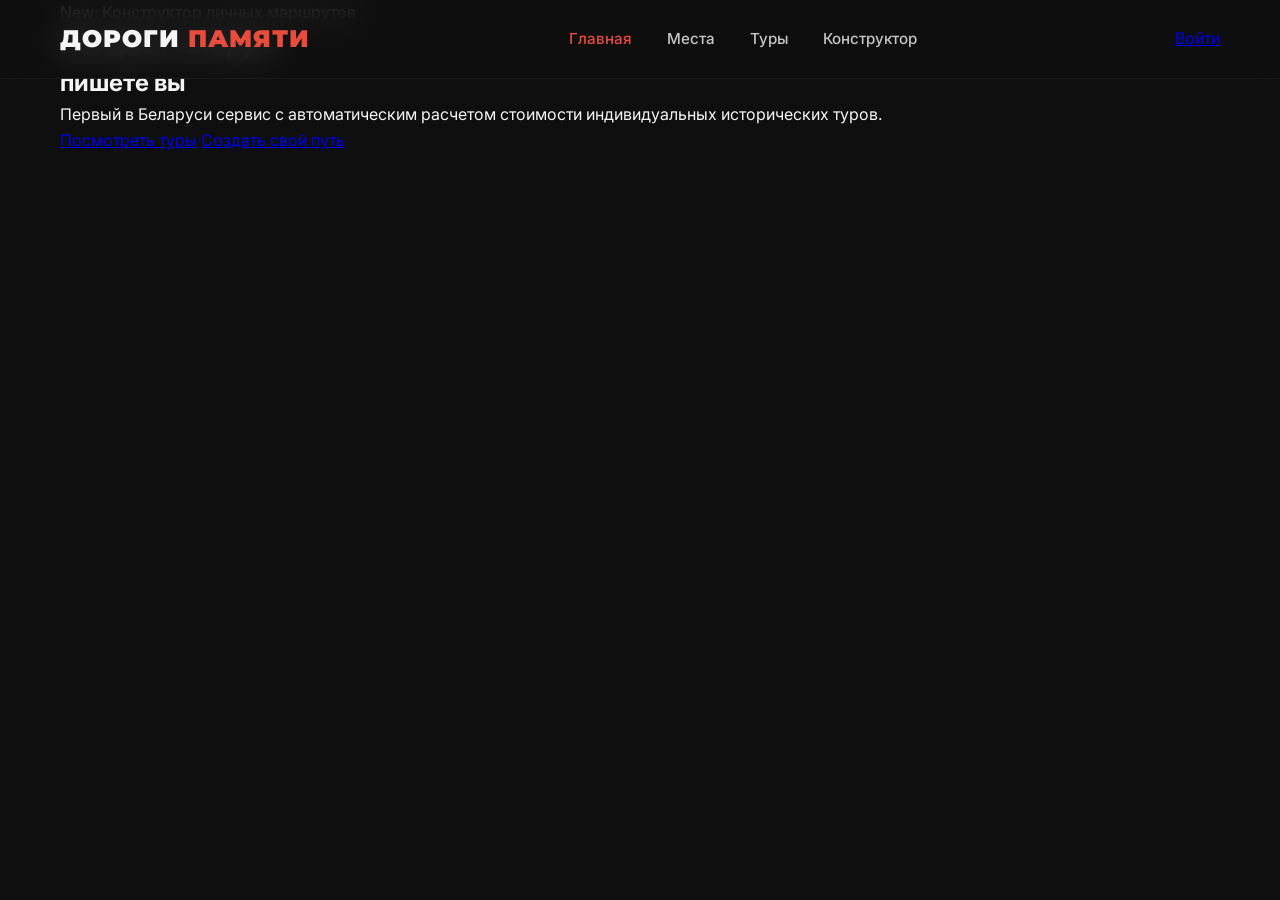
<file: frontend/index.html>
<!DOCTYPE html>
<html lang="ru">
<head>
    <meta charset="UTF-8">
    <meta name="viewport" content="width=device-width, initial-scale=1.0">
    <title>Дороги Памяти | Исторический SaaS-сервис</title>
    <link rel="stylesheet" href="css/main.css">
    <link rel="stylesheet" href="css/header.css">
    <link href="https://fonts.googleapis.com/css2?family=Montserrat:wght@700;900&family=Inter:wght@400;500&display=swap" rel="stylesheet">
</head>
<body>
<header class="header">
    <div class="container navbar">
        <div class="logo">ДОРОГИ <span>ПАМЯТИ</span></div>
        <nav>
            <ul class="nav-links">
                <li><a href="index.html" class="active">Главная</a></li>
                <li><a href="history.html">Места</a></li>
                <li><a href="tours.html">Туры</a></li>
                <li><a href="custom-tour.html">Конструктор</a></li>
            </ul>
        </nav>
        <div class="auth-block">
            <a href="auth.html" class="btn-outline">Войти</a>
        </div>
    </div>
</header>

<section class="hero">
    <div class="container hero-grid">
        <div class="hero-content">
            <span class="badge">New: Конструктор личных маршрутов</span>
            <h1>История, которую <br><span class="highlight">пишете вы</span></h1>
            <p>Первый в Беларуси сервис с автоматическим расчетом стоимости индивидуальных исторических туров.</p>
            <div class="hero-btns">
                <a href="tours.html" class="btn-primary">Посмотреть туры</a>
                <a href="custom-tour.html" class="btn-secondary">Создать свой путь</a>
            </div>
        </div>
    </div>
</section>
</body>
</html>
</file>
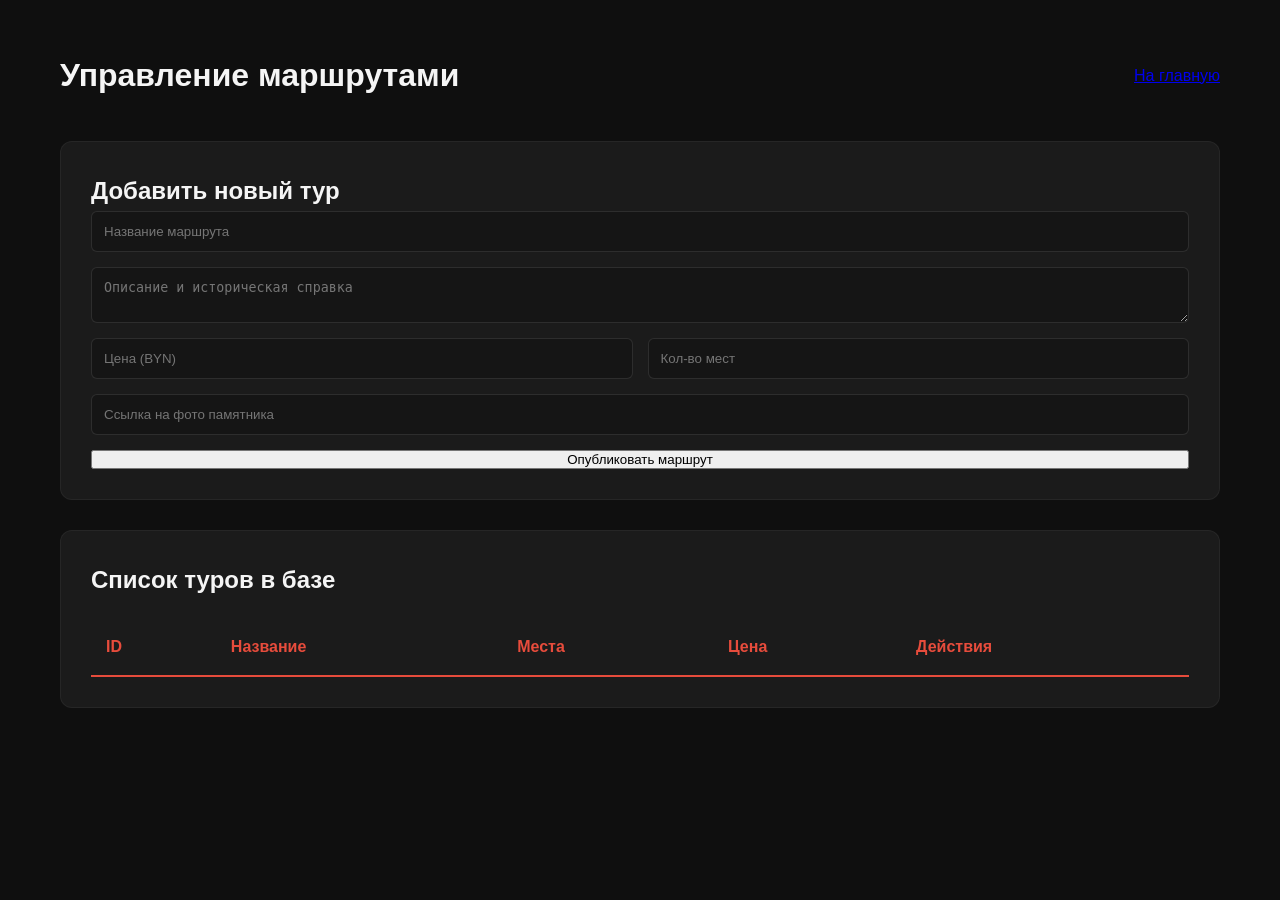
<file: frontend/admin.html>
<!DOCTYPE html>
<html lang="ru">
<head>
    <meta charset="UTF-8">
    <title>Панель администратора | Дороги Памяти</title>
    <link rel="stylesheet" href="css/main.css">
    <link rel="stylesheet" href="css/admin.css">
</head>
<body>
<div class="container admin-container">
    <header class="admin-header">
        <h1>Управление маршрутами</h1>
        <a href="index.html" class="btn-outline">На главную</a>
    </header>

    <section class="admin-section">
        <h2>Добавить новый тур</h2>
        <form id="add-tour-form" class="admin-form">
            <input type="text" id="title" placeholder="Название маршрута" required>
            <textarea id="description" placeholder="Описание и историческая справка" required></textarea>
            <div class="form-row">
                <input type="number" id="price" placeholder="Цена (BYN)" required>
                <input type="number" id="slots" placeholder="Кол-во мест" required>
            </div>
            <input type="text" id="imageUrl" placeholder="Ссылка на фото памятника">
            <button type="submit" class="btn-primary">Опубликовать маршрут</button>
        </form>
    </section>

    <section class="admin-section">
        <h2>Список туров в базе</h2>
        <div class="table-wrapper">
            <table id="admin-tours-table">
                <thead>
                <tr>
                    <th>ID</th>
                    <th>Название</th>
                    <th>Места</th>
                    <th>Цена</th>
                    <th>Действия</th>
                </tr>
                </thead>
                <tbody>
                </tbody>
            </table>
        </div>
    </section>
</div>

<script src="js/admin.js"></script>
</body>
</html>
</file>
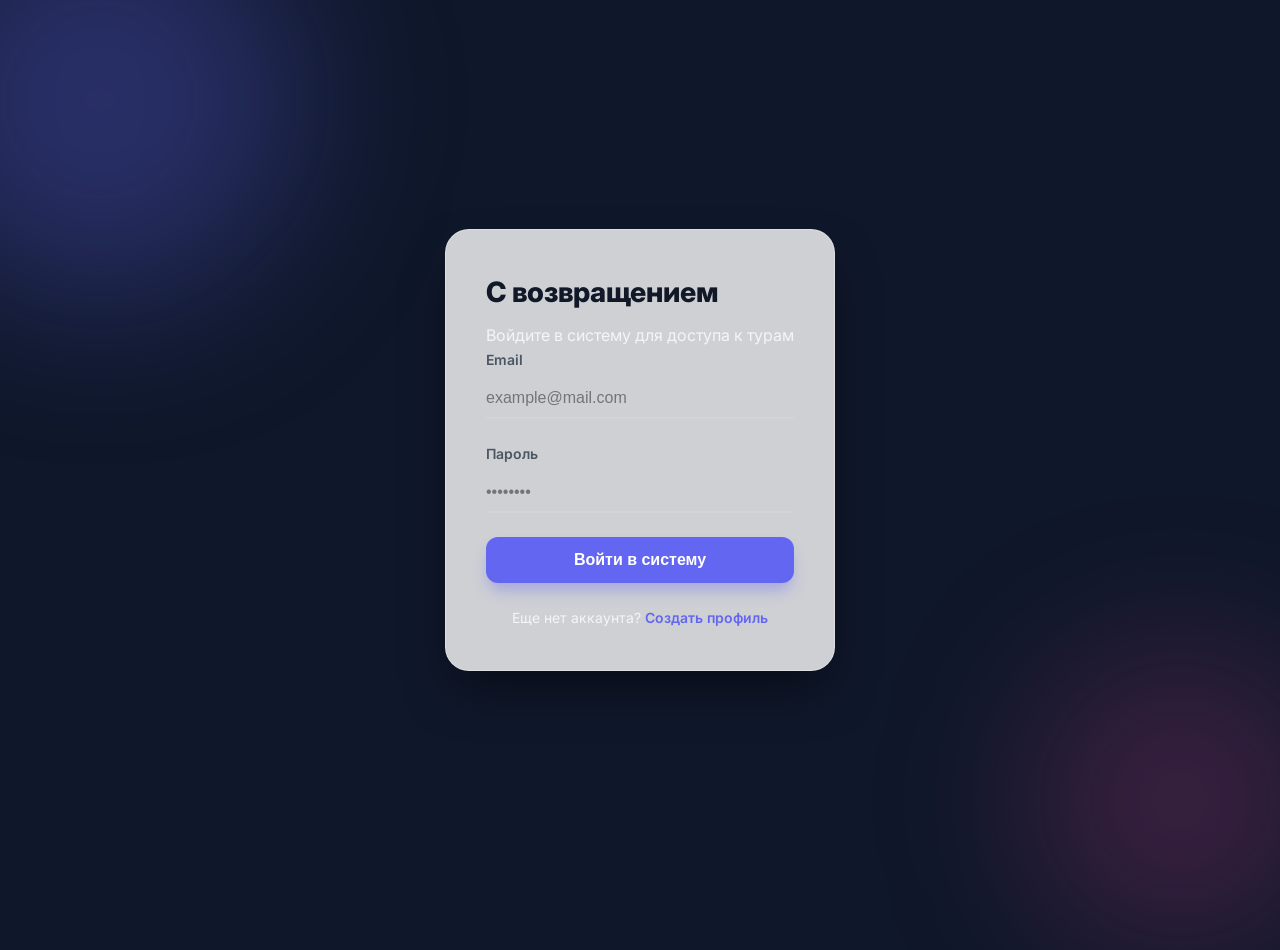
<file: frontend/auth.html>
<!DOCTYPE html>
<html lang="ru">
<head>
    <meta charset="UTF-8">
    <meta name="viewport" content="width=device-width, initial-scale=1.0">
    <title>SmartTourBY | Авторизация</title>
    <link rel="stylesheet" href="css/main.css">
    <link rel="stylesheet" href="css/auth.css">
    <link href="https://fonts.googleapis.com/css2?family=Inter:wght@300;400;600;800&display=swap" rel="stylesheet">
</head>
<body>
<div class="background-decor">
    <div class="circle"></div>
    <div class="circle"></div>
</div>

<div class="auth-container">
    <div class="auth-card" id="auth-card">
        <div class="auth-header">
            <h2 id="auth-title">С возвращением</h2>
            <p id="auth-subtitle">Войдите в систему для доступа к турам</p>
        </div>

        <form id="auth-form" class="auth-form">
            <div class="input-group">
                <label for="email">Email</label>
                <input type="email" id="email" placeholder="example@mail.com" required>
                <div class="input-line"></div>
            </div>

            <div class="input-group">
                <label for="password">Пароль</label>
                <input type="password" id="password" placeholder="••••••••" required>
                <div class="input-line"></div>
            </div>

            <button type="submit" id="submit-btn" class="btn-glow">
                <span>Войти в систему</span>
            </button>
        </form>

        <div class="auth-footer">
            <p>Еще нет аккаунта? <a href="#" id="toggle-auth">Создать профиль</a></p>
        </div>
    </div>
</div>

<script type="module" src="js/auth.js"></script>
</body>
</html>
</file>
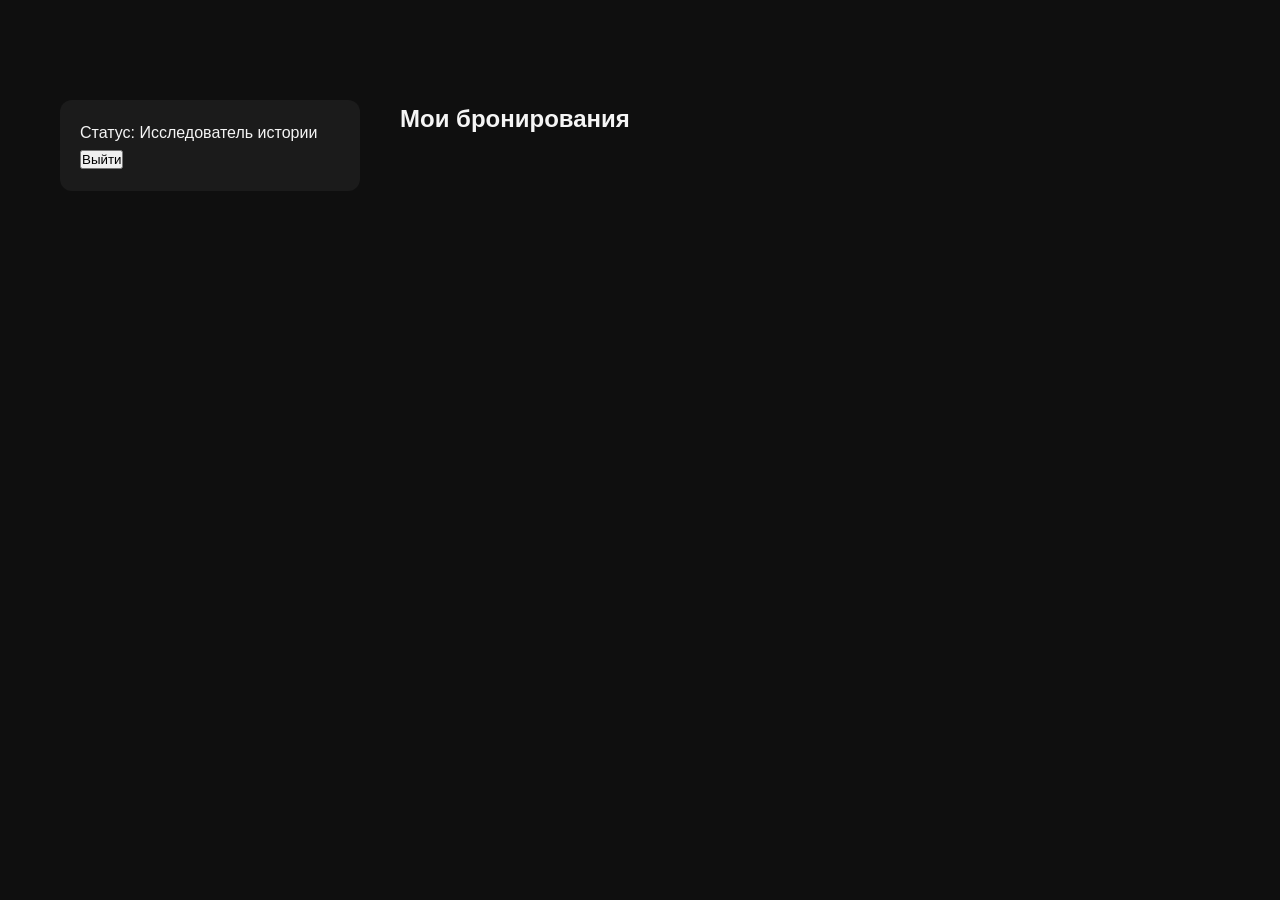
<file: frontend/profile.html>
<!DOCTYPE html>
<html lang="ru">
<head>
    <meta charset="UTF-8">
    <title>Мой Профиль | Дороги Памяти</title>
    <link rel="stylesheet" href="css/main.css">
    <style>
        .profile-grid { display: grid; grid-template-columns: 300px 1fr; gap: 40px; padding-top: 100px; }
        .user-info { background: var(--glass); padding: 20px; border-radius: 12px; height: fit-content; }
        .booking-list { display: flex; flex-direction: column; gap: 15px; }
        .booking-item {
            background: rgba(255,255,255,0.03);
            padding: 20px;
            border-left: 4px solid var(--accent); /* Красная полоска для стиля */
            display: flex;
            justify-content: space-between;
        }
    </style>
</head>
<body>
<div class="container profile-grid">
    <aside class="user-info">
        <h2 id="user-display-email">Загрузка...</h2>
        <p>Статус: Исследователь истории</p>
        <button class="btn-outline" onclick="logout()">Выйти</button>
    </aside>

    <section class="my-bookings">
        <h1>Мои бронирования</h1>
        <div id="bookings-container" class="booking-list">
        </div>
    </section>
</div>

<script src="js/profile.js"></script>
</body>
</html>
</file>
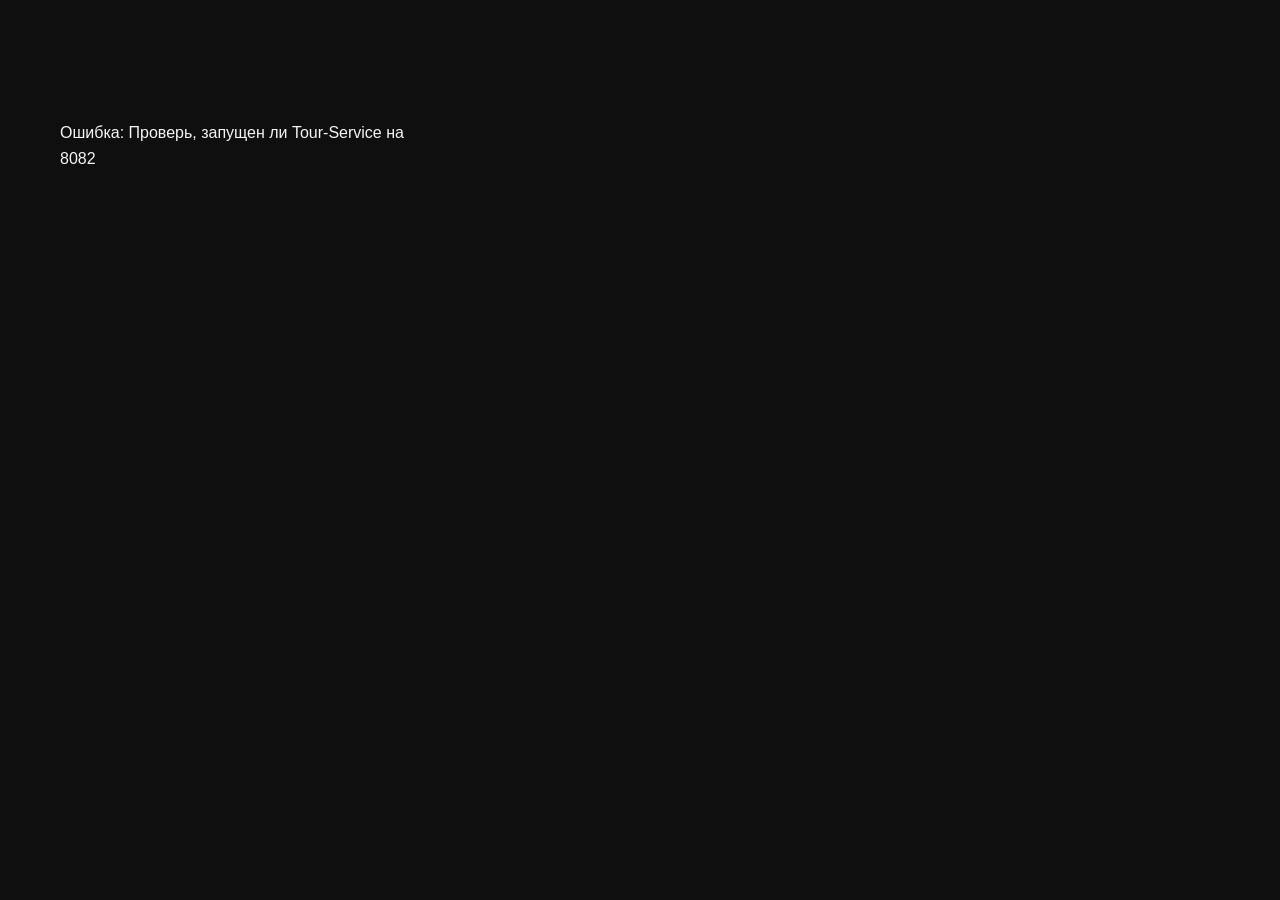
<file: frontend/tours.html>
<!DOCTYPE html>
<html lang="ru">
<head>
    <meta charset="UTF-8">
    <title>Наши Маршруты | Дороги Памяти</title>
    <link rel="stylesheet" href="css/main.css">
    <link rel="stylesheet" href="css/header.css">
    <link rel="stylesheet" href="css/components.css">
    <style>
        .tours-grid {
            display: grid;
            grid-template-columns: repeat(auto-fill, minmax(350px, 1fr));
            gap: 30px;
            padding: 120px 0 50px; /* Отступ под хедер */
        }
    </style>
</head>
<body>
<div class="container">
    <main class="tours-grid" id="tours-list">
        <div class="loader">Связь с сервером...</div>
    </main>
</div>

<script src="js/config.js"></script>
<script src="js/tours.js"></script>
</body>
</html>
</file>
<file: frontend/css/main.css>
:root {
    --primary: #1a1a1a;
    --accent: #e74c3c;    /* Тот самый красный для "окр" и кнопок */
    --bg-dark: #0f0f0f;
    --text-white: #f5f5f5;
    --glass: rgba(255, 255, 255, 0.05);
    --transition: 0.3s cubic-bezier(0.4, 0, 0.2, 1);
}

* {
    margin: 0;
    padding: 0;
    box-sizing: border-box;
}

body {
    background-color: var(--bg-dark);
    color: var(--text-white);
    font-family: 'Inter', sans-serif;
    line-height: 1.6;
}

.container {
    max-width: 1200px;
    margin: 0 auto;
    padding: 0 20px;
}
</file>
<file: frontend/css/header.css>
.header {
    position: fixed;
    top: 0;
    width: 100%;
    padding: 20px 0;
    background: rgba(15, 15, 15, 0.7);
    backdrop-filter: blur(15px);
    z-index: 1000;
    border-bottom: 1px solid rgba(255, 255, 255, 0.05);
}

.navbar {
    display: flex;
    justify-content: space-between;
    align-items: center;
}

.logo {
    font-family: 'Montserrat', sans-serif;
    font-weight: 900;
    font-size: 1.5rem;
    letter-spacing: 1px;
}

.logo span {
    color: var(--accent); /* Тот самый красный из настроек */
}

.nav-links {
    display: flex;
    list-style: none;
    gap: 35px;
}

.nav-links a {
    color: var(--text-white);
    text-decoration: none;
    font-weight: 500;
    font-size: 0.95rem;
    transition: var(--transition);
    opacity: 0.8;
}

.nav-links a:hover, .nav-links a.active {
    opacity: 1;
    color: var(--accent);
}
</file>
<file: frontend/css/admin.css>
.admin-container { padding-top: 50px; }
.admin-header { display: flex; justify-content: space-between; align-items: center; margin-bottom: 40px; }

.admin-section {
    background: var(--glass);
    padding: 30px;
    border-radius: 12px;
    margin-bottom: 30px;
    border: 1px solid rgba(255,255,255,0.05);
}

.admin-form { display: flex; flex-direction: column; gap: 15px; }
.admin-form input, .admin-form textarea {
    padding: 12px;
    background: rgba(0,0,0,0.2);
    border: 1px solid rgba(255,255,255,0.1);
    border-radius: 6px;
    color: white;
}

.form-row { display: grid; grid-template-columns: 1fr 1fr; gap: 15px; }

table { width: 100%; border-collapse: collapse; margin-top: 20px; }
th { text-align: left; padding: 15px; border-bottom: 2px solid var(--accent); color: var(--accent); }
td { padding: 15px; border-bottom: 1px solid rgba(255,255,255,0.05); }

.btn-delete { color: var(--accent); cursor: pointer; background: none; border: none; font-weight: bold; }
</file>
<file: frontend/css/auth.css>
:root {
    --primary: #6366f1;
    --primary-hover: #4f46e5;
    --glass: rgba(255, 255, 255, 0.8);
    --text: #1f2937;
}

body {
    margin: 0;
    padding: 0;
    font-family: 'Inter', sans-serif;
    background: #0f172a; /* Глубокий темный фон */
    overflow: hidden;
    height: 100vh;
    display: flex;
    justify-content: center;
    align-items: center;
}

/* Декор фона */
.background-decor .circle {
    position: absolute;
    filter: blur(80px);
    z-index: -1;
    border-radius: 50%;
}

.background-decor .circle:nth-child(1) {
    width: 400px;
    height: 400px;
    background: rgba(99, 102, 241, 0.3);
    top: -100px;
    left: -100px;
    animation: move 20s infinite alternate;
}

.background-decor .circle:nth-child(2) {
    width: 300px;
    height: 300px;
    background: rgba(236, 72, 153, 0.2);
    bottom: -50px;
    right: -50px;
    animation: move 15s infinite alternate-reverse;
}

@keyframes move {
    from { transform: translate(0, 0); }
    to { transform: translate(100px, 100px); }
}

/* Карточка */
.auth-card {
    background: var(--glass);
    backdrop-filter: blur(12px);
    border: 1px solid rgba(255, 255, 255, 0.3);
    padding: 40px;
    border-radius: 24px;
    box-shadow: 0 25px 50px -12px rgba(0, 0, 0, 0.5);
    width: 100%;
    max-width: 400px;
    transform: translateY(0);
    transition: all 0.5s cubic-bezier(0.175, 0.885, 0.32, 1.275);
    animation: fadeIn 0.8s ease-out;
}

@keyframes fadeIn {
    from { opacity: 0; transform: translateY(20px); }
    to { opacity: 1; transform: translateY(0); }
}

.auth-header h2 {
    font-weight: 800;
    font-size: 28px;
    margin-bottom: 8px;
    color: #111827;
}

/* Поля ввода */
.input-group {
    margin-bottom: 24px;
    position: relative;
}

.input-group label {
    display: block;
    font-size: 14px;
    font-weight: 600;
    margin-bottom: 8px;
    color: #4b5563;
}

.input-group input {
    width: 100%;
    background: transparent;
    border: none;
    border-bottom: 2px solid #d1d5db;
    padding: 10px 0;
    font-size: 16px;
    transition: all 0.3s;
    outline: none;
}

.input-group input:focus {
    border-bottom-color: var(--primary);
}

/* Кнопка с эффектом свечения */
.btn-glow {
    width: 100%;
    padding: 14px;
    border-radius: 12px;
    border: none;
    background: var(--primary);
    color: white;
    font-weight: 700;
    font-size: 16px;
    cursor: pointer;
    position: relative;
    overflow: hidden;
    transition: 0.3s;
    box-shadow: 0 10px 15px -3px rgba(99, 102, 241, 0.4);
}

.btn-glow:hover {
    background: var(--primary-hover);
    transform: translateY(-2px);
    box-shadow: 0 20px 25px -5px rgba(99, 102, 241, 0.5);
}

.auth-footer {
    margin-top: 24px;
    text-align: center;
    font-size: 14px;
}

.auth-footer a {
    color: var(--primary);
    text-decoration: none;
    font-weight: 600;
}
</file>
<file: frontend/css/components.css>
.btn-primary {
    background: var(--accent);
    color: white;
    padding: 16px 32px;
    border-radius: 8px;
    text-decoration: none;
    font-weight: 600;
    display: inline-block;
    transition: var(--transition);
}

.btn-secondary {
    background: rgba(255, 255, 255, 0.05);
    color: white;
    padding: 16px 32px;
    border-radius: 8px;
    text-decoration: none;
    font-weight: 600;
    margin-left: 15px;
    border: 1px solid rgba(255, 255, 255, 0.1);
    transition: var(--transition);
}

.btn-primary:hover {
    transform: translateY(-3px);
    box-shadow: 0 10px 20px rgba(231, 76, 60, 0.3);
}

.highlight {
    color: var(--accent);
}

.tour-card {
    background: var(--glass);
    border-radius: 15px;
    border: 1px solid rgba(255,255,255,0.1);
    overflow: hidden;
    transition: var(--transition);
}

.tour-card:hover { transform: translateY(-10px); }

.card-image {
    height: 200px;
    background-size: cover;
    background-position: center;
    position: relative;
}

.slots-tag {
    position: absolute;
    top: 15px;
    right: 15px;
    background: var(--accent);
    padding: 5px 12px;
    border-radius: 20px;
    font-size: 0.8rem;
    font-weight: bold;
}

.card-content { padding: 20px; }
.card-content h3 { margin-bottom: 10px; color: var(--accent); }
.card-content p { font-size: 0.9rem; color: #ccc; margin-bottom: 20px; }

.card-footer {
    display: flex;
    justify-content: space-between;
    align-items: center;
    border-top: 1px solid rgba(255,255,255,0.1);
    padding-top: 15px;
}

.price { font-size: 1.2rem; font-weight: bold; }
</file>
